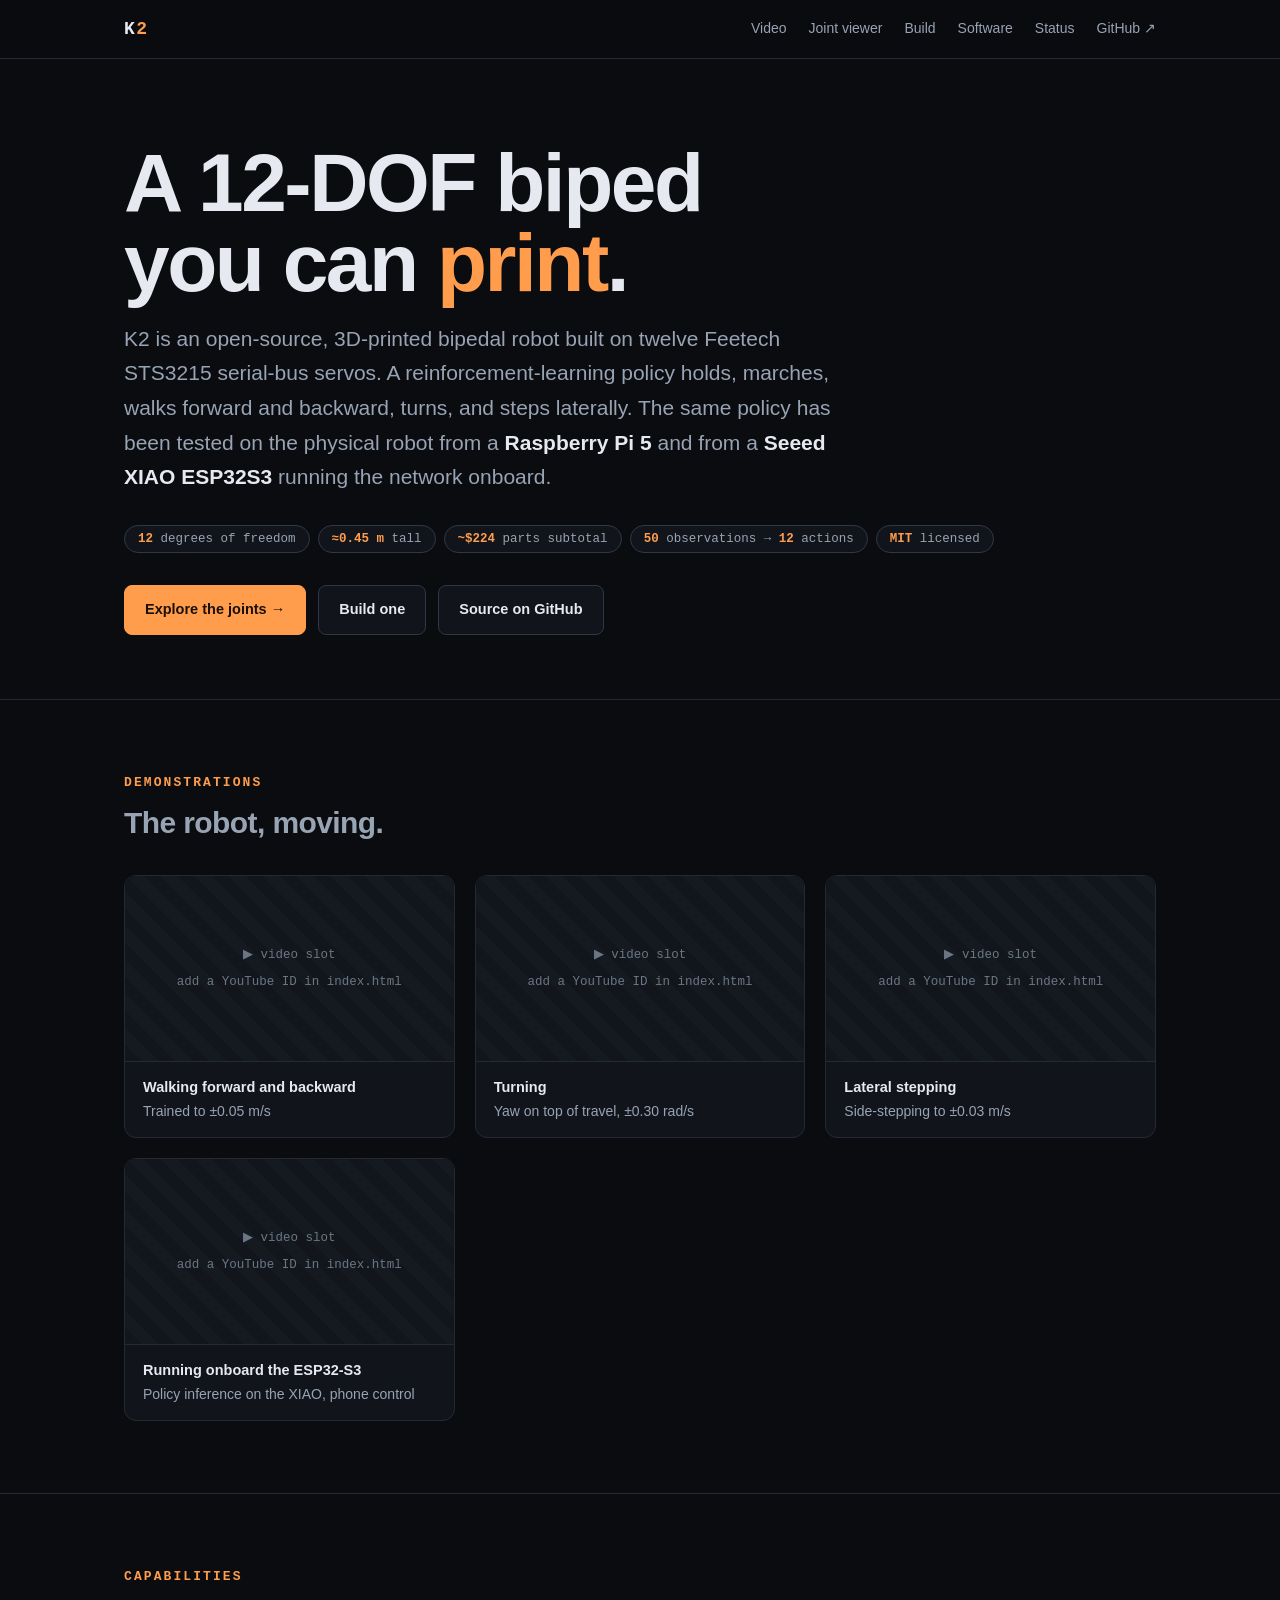
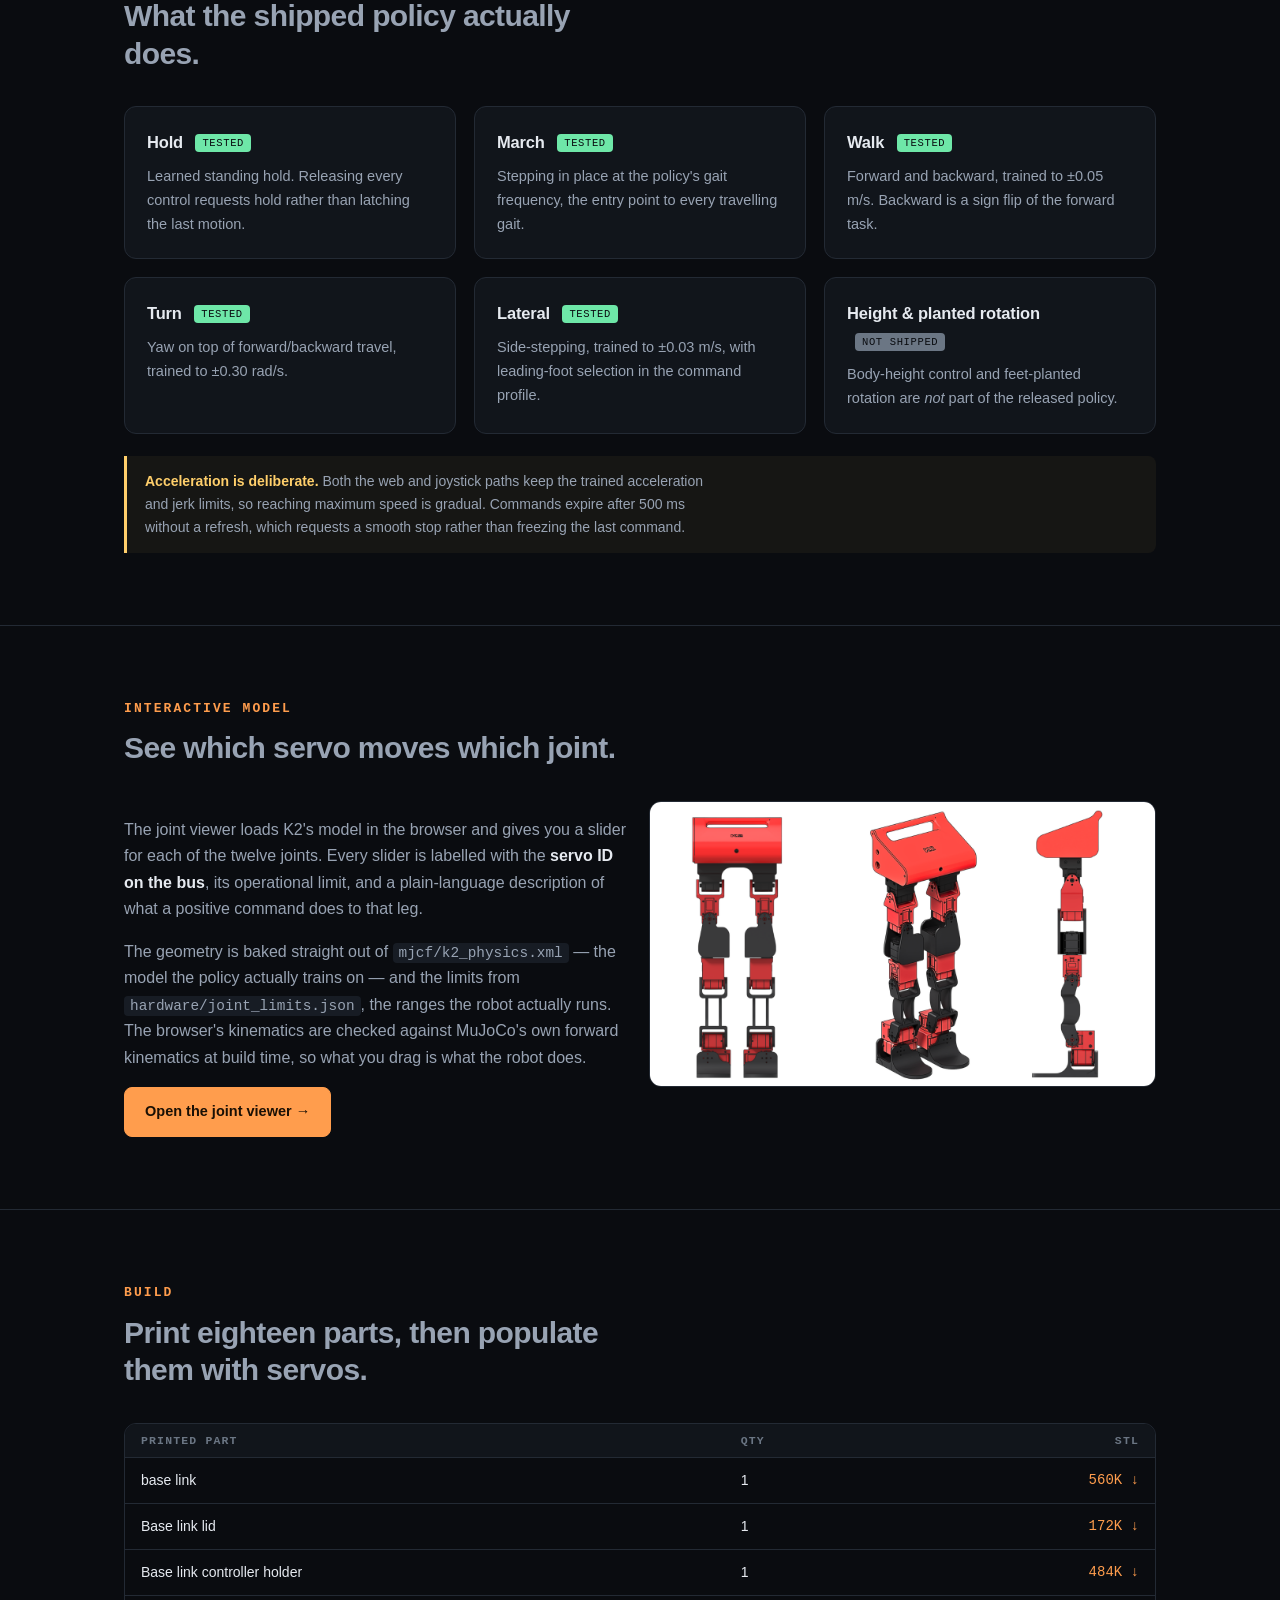
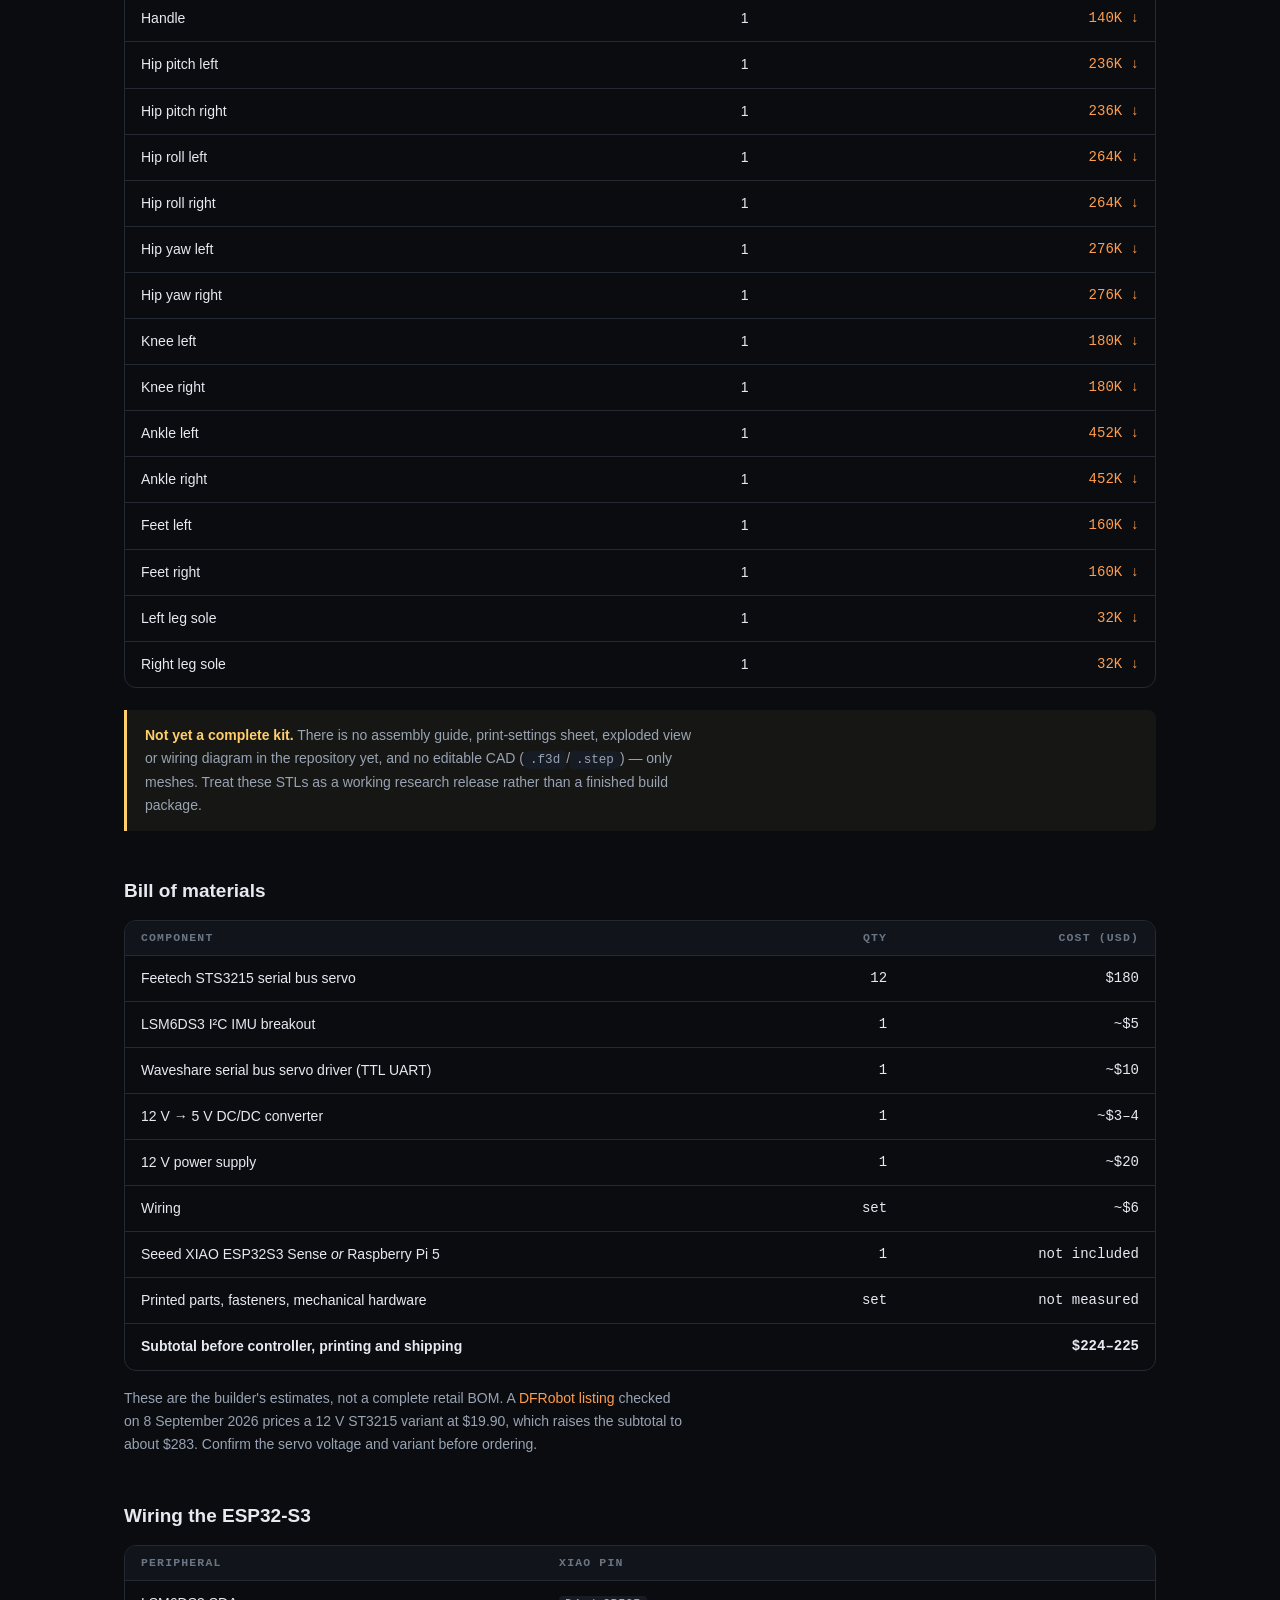
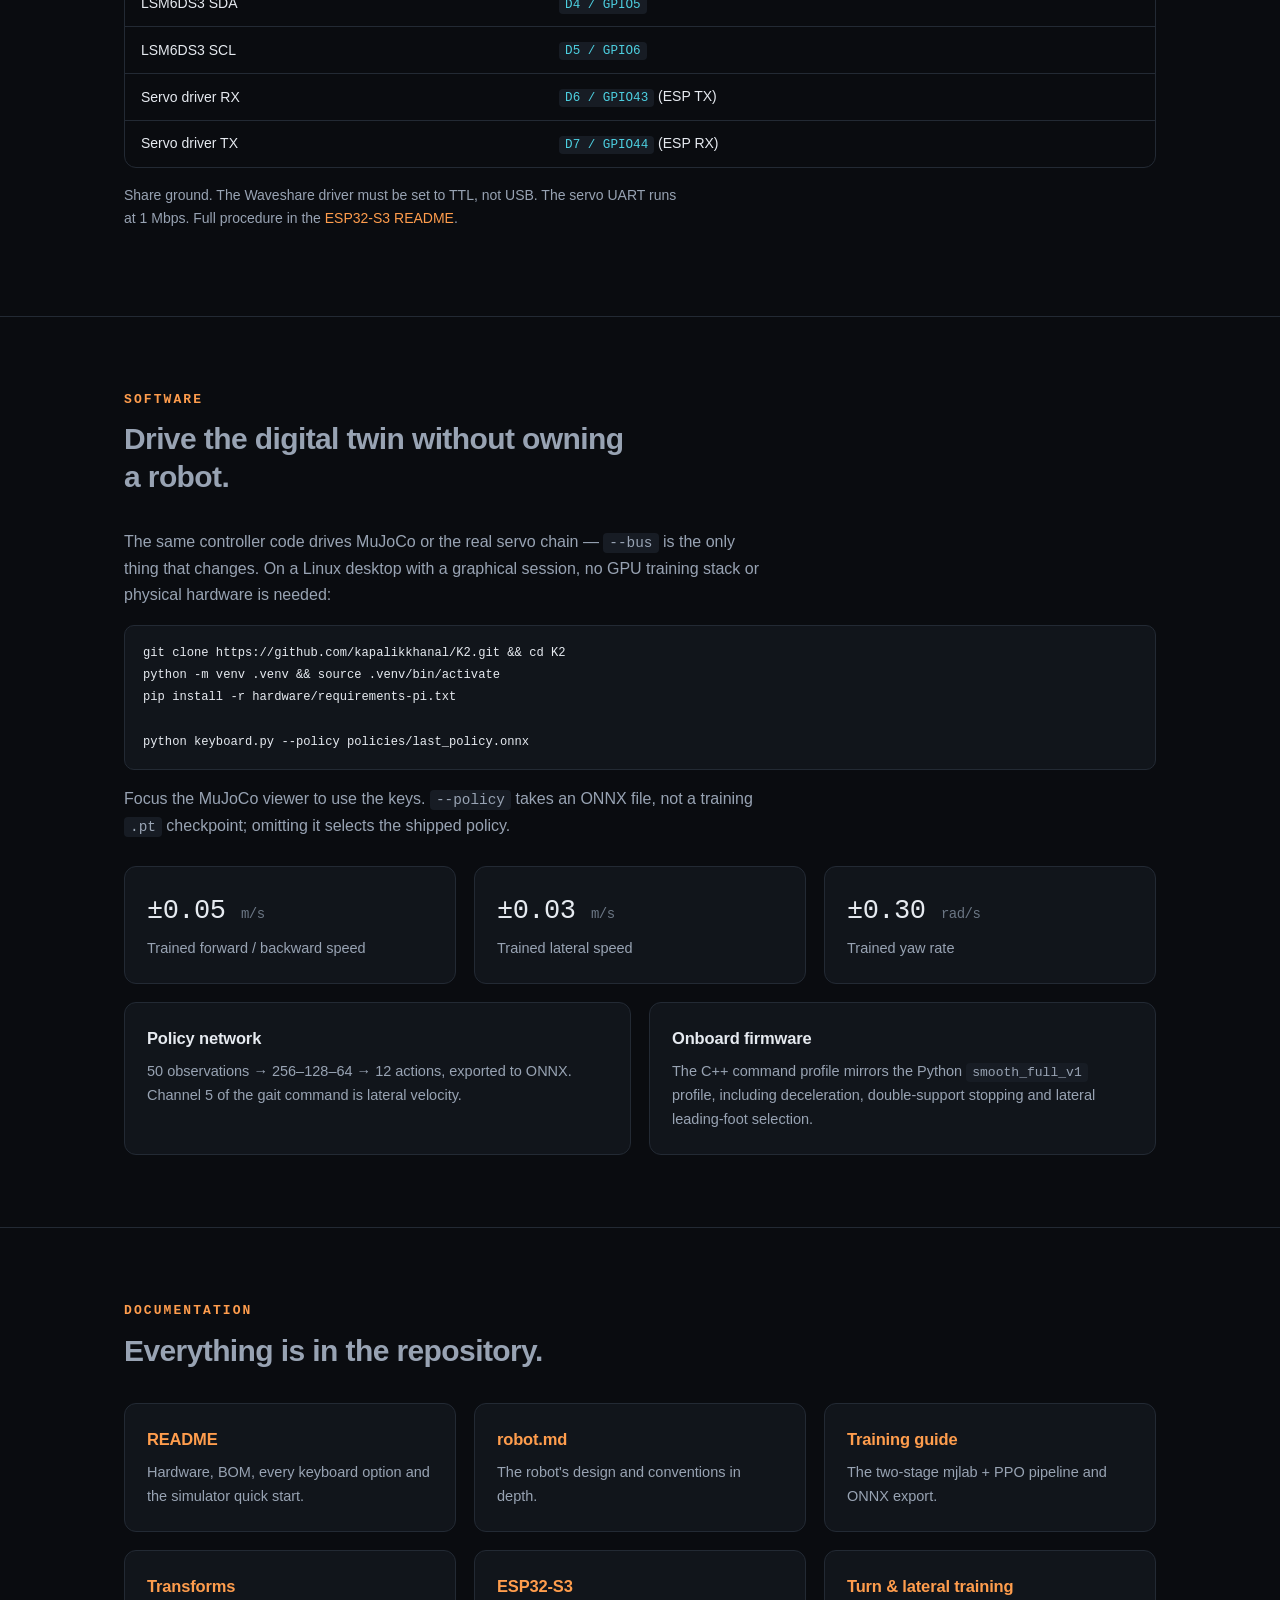
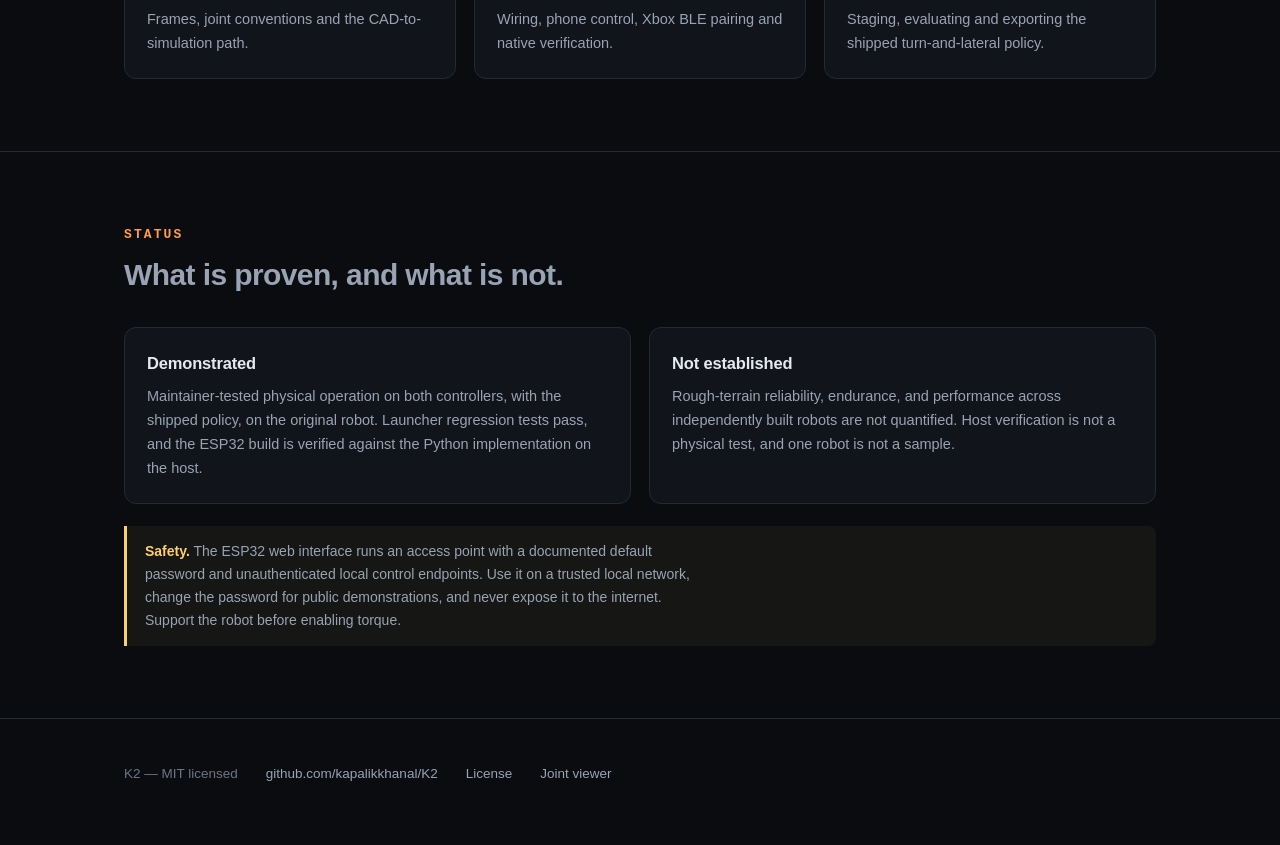
<file: site/index.html>
<!doctype html>
<html lang="en">
<head>
<meta charset="utf-8">
<meta name="viewport" content="width=device-width, initial-scale=1">
<title>K2 — open-source 3D-printed 12-DOF biped</title>
<meta name="description" content="K2 is an open-source, 3D-printed 12-DOF biped robot driven by a reinforcement-learning policy, tested on Raspberry Pi 5 and Seeed XIAO ESP32S3.">
<meta property="og:title" content="K2 — open-source 3D-printed 12-DOF biped">
<meta property="og:description" content="12 Feetech STS3215 servos, an RL walking policy, and firmware small enough to run onboard an ESP32-S3.">
<meta property="og:image" content="assets/img/k2_robot.png">
<link rel="icon" href="data:image/svg+xml,<svg xmlns='http://www.w3.org/2000/svg' viewBox='0 0 100 100'><text y='.9em' font-size='90'>🦿</text></svg>">
<link rel="stylesheet" href="assets/css/site.css">
</head>
<body>

<nav class="nav">
  <div class="wrap">
    <a class="brand" href="./">K<span>2</span></a>
    <div class="links">
      <a href="#videos">Video</a>
      <a href="viewer.html">Joint viewer</a>
      <a href="#build">Build</a>
      <a href="#software">Software</a>
      <a href="#status">Status</a>
      <a href="https://github.com/kapalikkhanal/K2">GitHub&nbsp;↗</a>
    </div>
  </div>
</nav>

<header class="hero">
  <div class="wrap">
    <h1>A 12-DOF biped<br>you can <em>print</em>.</h1>
    <p class="lede">K2 is an open-source, 3D-printed bipedal robot built on twelve Feetech
      STS3215 serial-bus servos. A reinforcement-learning policy holds, marches, walks
      forward and backward, turns, and steps laterally. The same policy has been tested
      on the physical robot from a <strong>Raspberry Pi 5</strong> and from a
      <strong>Seeed XIAO ESP32S3</strong> running the network onboard.</p>
    <ul class="chips">
      <li><b>12</b> degrees of freedom</li>
      <li><b>≈0.45 m</b> tall</li>
      <li><b>~$224</b> parts subtotal</li>
      <li><b>50</b> observations → <b>12</b> actions</li>
      <li><b>MIT</b> licensed</li>
    </ul>
    <div class="btns">
      <a class="btn primary" href="viewer.html">Explore the joints →</a>
      <a class="btn" href="#build">Build one</a>
      <a class="btn" href="https://github.com/kapalikkhanal/K2">Source on GitHub</a>
    </div>
  </div>
</header>

<section id="videos">
  <div class="wrap">
    <h2>Demonstrations</h2>
    <p class="sub">The robot, moving.</p>
    <div class="videos" id="video-grid"></div>
  </div>
</section>

<section id="skills">
  <div class="wrap">
    <h2>Capabilities</h2>
    <p class="sub">What the shipped policy actually does.</p>
    <div class="grid c3">
      <div class="card"><h3>Hold <span class="tag">tested</span></h3><p>Learned standing hold. Releasing every control requests hold rather than latching the last motion.</p></div>
      <div class="card"><h3>March <span class="tag">tested</span></h3><p>Stepping in place at the policy's gait frequency, the entry point to every travelling gait.</p></div>
      <div class="card"><h3>Walk <span class="tag">tested</span></h3><p>Forward and backward, trained to ±0.05 m/s. Backward is a sign flip of the forward task.</p></div>
      <div class="card"><h3>Turn <span class="tag">tested</span></h3><p>Yaw on top of forward/backward travel, trained to ±0.30 rad/s.</p></div>
      <div class="card"><h3>Lateral <span class="tag">tested</span></h3><p>Side-stepping, trained to ±0.03 m/s, with leading-foot selection in the command profile.</p></div>
      <div class="card"><h3>Height &amp; planted rotation <span class="tag no">not shipped</span></h3><p>Body-height control and feet-planted rotation are <em>not</em> part of the released policy.</p></div>
    </div>
    <div class="note"><p><b>Acceleration is deliberate.</b> Both the web and joystick paths keep the
      trained acceleration and jerk limits, so reaching maximum speed is gradual. Commands
      expire after 500&nbsp;ms without a refresh, which requests a smooth stop rather than
      freezing the last command.</p></div>
  </div>
</section>

<section id="viewer-promo">
  <div class="wrap">
    <h2>Interactive model</h2>
    <p class="sub">See which servo moves which joint.</p>
    <div class="grid c2">
      <div>
        <p>The joint viewer loads K2's model in the browser and gives you a slider for each
          of the twelve joints. Every slider is labelled with the <strong>servo ID on the
          bus</strong>, its operational limit, and a plain-language description of what a
          positive command does to that leg.</p>
        <p>The geometry is baked straight out of <code>mjcf/k2_physics.xml</code> — the model
          the policy actually trains on — and the limits from
          <code>hardware/joint_limits.json</code>, the ranges the robot actually runs. The
          browser's kinematics are checked against MuJoCo's own forward kinematics at build
          time, so what you drag is what the robot does.</p>
        <div class="btns"><a class="btn primary" href="viewer.html">Open the joint viewer →</a></div>
      </div>
      <div><a href="viewer.html"><img src="assets/img/k2_robot.png" alt="K2 biped: front, isometric and side views" style="width:100%;border:1px solid var(--line);border-radius:12px;display:block"></a></div>
    </div>
  </div>
</section>

<section id="build">
  <div class="wrap">
    <h2>Build</h2>
    <p class="sub">Print eighteen parts, then populate them with servos.</p>
    <div class="tablewrap">
      <table>
        <thead><tr><th>Printed part</th><th>Qty</th><th class="num">STL</th></tr></thead>
        <tbody id="parts"></tbody>
      </table>
    </div>
    <div class="note"><p><b>Not yet a complete kit.</b> There is no assembly guide, print-settings
      sheet, exploded view or wiring diagram in the repository yet, and no editable CAD
      (<code>.f3d</code>/<code>.step</code>) — only meshes. Treat these STLs as a working
      research release rather than a finished build package.</p></div>

    <h3 style="margin:44px 0 14px;font-size:19px">Bill of materials</h3>
    <div class="tablewrap">
      <table>
        <thead><tr><th>Component</th><th class="num">Qty</th><th class="num">Cost (USD)</th></tr></thead>
        <tbody>
          <tr><td>Feetech STS3215 serial bus servo</td><td class="num">12</td><td class="num">$180</td></tr>
          <tr><td>LSM6DS3 I²C IMU breakout</td><td class="num">1</td><td class="num">~$5</td></tr>
          <tr><td>Waveshare serial bus servo driver (TTL UART)</td><td class="num">1</td><td class="num">~$10</td></tr>
          <tr><td>12 V → 5 V DC/DC converter</td><td class="num">1</td><td class="num">~$3–4</td></tr>
          <tr><td>12 V power supply</td><td class="num">1</td><td class="num">~$20</td></tr>
          <tr><td>Wiring</td><td class="num">set</td><td class="num">~$6</td></tr>
          <tr><td>Seeed XIAO ESP32S3 Sense <em>or</em> Raspberry Pi 5</td><td class="num">1</td><td class="num">not included</td></tr>
          <tr><td>Printed parts, fasteners, mechanical hardware</td><td class="num">set</td><td class="num">not measured</td></tr>
          <tr><td><strong>Subtotal before controller, printing and shipping</strong></td><td class="num"></td><td class="num"><strong>$224–225</strong></td></tr>
        </tbody>
      </table>
    </div>
    <p style="margin-top:16px;font-size:14px">These are the builder's estimates, not a complete retail BOM.
      A <a href="https://www.dfrobot.com/product-2962.html">DFRobot listing</a> checked on
      8&nbsp;September&nbsp;2026 prices a 12&nbsp;V ST3215 variant at $19.90, which raises the
      subtotal to about $283. Confirm the servo voltage and variant before ordering.</p>

    <h3 style="margin:44px 0 14px;font-size:19px">Wiring the ESP32-S3</h3>
    <div class="tablewrap">
      <table>
        <thead><tr><th>Peripheral</th><th>XIAO pin</th></tr></thead>
        <tbody>
          <tr><td>LSM6DS3 SDA</td><td><code>D4 / GPIO5</code></td></tr>
          <tr><td>LSM6DS3 SCL</td><td><code>D5 / GPIO6</code></td></tr>
          <tr><td>Servo driver RX</td><td><code>D6 / GPIO43</code> (ESP TX)</td></tr>
          <tr><td>Servo driver TX</td><td><code>D7 / GPIO44</code> (ESP RX)</td></tr>
        </tbody>
      </table>
    </div>
    <p style="margin-top:16px;font-size:14px">Share ground. The Waveshare driver must be set to
      TTL, not USB. The servo UART runs at 1&nbsp;Mbps. Full procedure in the
      <a href="https://github.com/kapalikkhanal/K2/blob/main/esp32-s3/README.md">ESP32-S3 README</a>.</p>
  </div>
</section>

<section id="software">
  <div class="wrap">
    <h2>Software</h2>
    <p class="sub">Drive the digital twin without owning a robot.</p>
    <p>The same controller code drives MuJoCo or the real servo chain — <code>--bus</code> is
      the only thing that changes. On a Linux desktop with a graphical session, no GPU
      training stack or physical hardware is needed:</p>
<pre><code>git clone https://github.com/kapalikkhanal/K2.git &amp;&amp; cd K2
python -m venv .venv &amp;&amp; source .venv/bin/activate
pip install -r hardware/requirements-pi.txt

python keyboard.py --policy policies/last_policy.onnx</code></pre>
    <p>Focus the MuJoCo viewer to use the keys. <code>--policy</code> takes an ONNX file, not a
      training <code>.pt</code> checkpoint; omitting it selects the shipped policy.</p>
    <div class="grid c3" style="margin-top:26px">
      <div class="card"><span class="k">±0.05 <small>m/s</small></span><p>Trained forward / backward speed</p></div>
      <div class="card"><span class="k">±0.03 <small>m/s</small></span><p>Trained lateral speed</p></div>
      <div class="card"><span class="k">±0.30 <small>rad/s</small></span><p>Trained yaw rate</p></div>
    </div>
    <div class="grid c2" style="margin-top:18px">
      <div class="card"><h3>Policy network</h3><p>50 observations → 256–128–64 → 12 actions, exported to ONNX. Channel 5 of the gait command is lateral velocity.</p></div>
      <div class="card"><h3>Onboard firmware</h3><p>The C++ command profile mirrors the Python <code>smooth_full_v1</code> profile, including deceleration, double-support stopping and lateral leading-foot selection.</p></div>
    </div>
  </div>
</section>

<section id="docs">
  <div class="wrap">
    <h2>Documentation</h2>
    <p class="sub">Everything is in the repository.</p>
    <div class="grid c3">
      <div class="card"><h3><a href="https://github.com/kapalikkhanal/K2/blob/main/README.md">README</a></h3><p>Hardware, BOM, every keyboard option and the simulator quick start.</p></div>
      <div class="card"><h3><a href="https://github.com/kapalikkhanal/K2/blob/main/robot.md">robot.md</a></h3><p>The robot's design and conventions in depth.</p></div>
      <div class="card"><h3><a href="https://github.com/kapalikkhanal/K2/blob/main/docs/full_training.md">Training guide</a></h3><p>The two-stage mjlab + PPO pipeline and ONNX export.</p></div>
      <div class="card"><h3><a href="https://github.com/kapalikkhanal/K2/blob/main/docs/transforms.md">Transforms</a></h3><p>Frames, joint conventions and the CAD-to-simulation path.</p></div>
      <div class="card"><h3><a href="https://github.com/kapalikkhanal/K2/blob/main/esp32-s3/README.md">ESP32-S3</a></h3><p>Wiring, phone control, Xbox BLE pairing and native verification.</p></div>
      <div class="card"><h3><a href="https://github.com/kapalikkhanal/K2/blob/main/docs/turn_lateral_training.md">Turn &amp; lateral training</a></h3><p>Staging, evaluating and exporting the shipped turn-and-lateral policy.</p></div>
    </div>
  </div>
</section>

<section id="status">
  <div class="wrap">
    <h2>Status</h2>
    <p class="sub">What is proven, and what is not.</p>
    <div class="grid c2">
      <div class="card"><h3>Demonstrated</h3><p>Maintainer-tested physical operation on both controllers, with the shipped policy, on the original robot. Launcher regression tests pass, and the ESP32 build is verified against the Python implementation on the host.</p></div>
      <div class="card"><h3>Not established</h3><p>Rough-terrain reliability, endurance, and performance across independently built robots are not quantified. Host verification is not a physical test, and one robot is not a sample.</p></div>
    </div>
    <div class="note"><p><b>Safety.</b> The ESP32 web interface runs an access point with a documented
      default password and unauthenticated local control endpoints. Use it on a trusted
      local network, change the password for public demonstrations, and never expose it to
      the internet. Support the robot before enabling torque.</p></div>
  </div>
</section>

<footer>
  <div class="wrap">
    <span>K2 — MIT licensed</span>
    <a href="https://github.com/kapalikkhanal/K2">github.com/kapalikkhanal/K2</a>
    <a href="https://github.com/kapalikkhanal/K2/blob/main/LICENSE">License</a>
    <a href="viewer.html">Joint viewer</a>
  </div>
</footer>

<script>
/* ---------------------------------------------------------------------------
   VIDEOS — paste a YouTube ID into `id` to replace a placeholder.
   For https://www.youtube.com/watch?v=dQw4w9WgXcQ the id is "dQw4w9WgXcQ".
   Leave id as null to keep showing the placeholder tile.
--------------------------------------------------------------------------- */
const VIDEOS = [
  { id: null, title: "Walking forward and backward", note: "Trained to ±0.05 m/s" },
  { id: null, title: "Turning",                      note: "Yaw on top of travel, ±0.30 rad/s" },
  { id: null, title: "Lateral stepping",             note: "Side-stepping to ±0.03 m/s" },
  { id: null, title: "Running onboard the ESP32-S3", note: "Policy inference on the XIAO, phone control" },
];

document.getElementById("video-grid").innerHTML = VIDEOS.map(v => `
  <figure class="vid" style="margin:0">
    <div class="frame">${v.id
      ? `<iframe src="https://www.youtube-nocookie.com/embed/${v.id}" title="${v.title}"
           allow="accelerometer; autoplay; clipboard-write; encrypted-media; gyroscope; picture-in-picture"
           referrerpolicy="strict-origin-when-cross-origin" allowfullscreen loading="lazy"></iframe>`
      : `<div class="ph"><span>▶ video slot</span><span>add a YouTube ID in index.html</span></div>`}
    </div>
    <figcaption class="cap"><b>${v.title}</b>${v.note}</figcaption>
  </figure>`).join("");

/* Printed parts. Sizes are of the STL files in 3D-Files/K2/. */
const RAW = "https://raw.githubusercontent.com/kapalikkhanal/K2/main/3D-Files/K2/";
const PARTS = [
  ["base_link.stl", 1, "560K"], ["Base_link_lid.stl", 1, "172K"],
  ["Base_link_controller_holder.stl", 1, "484K"], ["Handle.stl", 1, "140K"],
  ["Hip_pitch_left.stl", 1, "236K"], ["Hip_pitch_right.stl", 1, "236K"],
  ["Hip_roll_left.stl", 1, "264K"], ["Hip_roll_right.stl", 1, "264K"],
  ["Hip_yaw_left.stl", 1, "276K"], ["Hip_yaw_right.stl", 1, "276K"],
  ["Knee_left.stl", 1, "180K"], ["Knee_right.stl", 1, "180K"],
  ["Ankle_left.stl", 1, "452K"], ["Ankle_right.stl", 1, "452K"],
  ["Feet_left.stl", 1, "160K"], ["Feet_right.stl", 1, "160K"],
  ["Left_leg_sole.stl", 1, "32K"], ["Right_leg_sole.stl", 1, "32K"],
];
document.getElementById("parts").innerHTML = PARTS.map(([f, q, s]) => `
  <tr><td>${f.replace(/\.stl$/, "").replace(/_/g, " ")}</td><td>${q}</td>
      <td class="num"><a href="${RAW}${f}" download>${s} ↓</a></td></tr>`).join("");
</script>
</body>
</html>
</file>
<file: site/assets/css/site.css>
/* K2 project site */
:root {
  --bg: #0a0c10;
  --bg-2: #11151b;
  --bg-3: #171c24;
  --line: #232a34;
  --line-2: #2f3846;
  --fg: #e6eaf0;
  --fg-dim: #98a3b3;
  --fg-faint: #6b7684;
  --accent: #ff9d4d;
  --accent-2: #4dd0e1;
  --ok: #6ee7a8;
  --warn: #ffcf6b;
  --mono: ui-monospace, "SF Mono", "JetBrains Mono", "Fira Code", Menlo, Consolas, monospace;
  --sans: -apple-system, BlinkMacSystemFont, "Segoe UI", Inter, Roboto, Helvetica, Arial, sans-serif;
  --wrap: 1080px;
}

* { box-sizing: border-box; }

html { scroll-behavior: smooth; }

body {
  margin: 0;
  background: var(--bg);
  color: var(--fg);
  font: 16px/1.65 var(--sans);
  -webkit-font-smoothing: antialiased;
}

a { color: var(--accent); text-decoration: none; }
a:hover { text-decoration: underline; }

.wrap { width: 100%; max-width: var(--wrap); margin: 0 auto; padding: 0 24px; }

/* ---------- nav ---------- */
.nav {
  position: sticky; top: 0; z-index: 50;
  background: rgba(10, 12, 16, 0.82);
  backdrop-filter: blur(12px);
  border-bottom: 1px solid var(--line);
}
.nav .wrap { display: flex; align-items: center; gap: 28px; height: 58px; }
.nav .brand {
  font: 700 18px/1 var(--mono); color: var(--fg); letter-spacing: 0.08em;
}
.nav .brand span { color: var(--accent); }
.nav .links { display: flex; gap: 22px; margin-left: auto; flex-wrap: wrap; }
.nav .links a { color: var(--fg-dim); font-size: 14px; }
.nav .links a:hover { color: var(--fg); text-decoration: none; }
.nav .links a.on { color: var(--accent); }

/* ---------- hero ---------- */
.hero { padding: 84px 0 64px; border-bottom: 1px solid var(--line); }
.hero h1 {
  margin: 0 0 18px; font-size: clamp(44px, 8vw, 82px); line-height: 0.98;
  letter-spacing: -0.03em; font-weight: 800;
}
.hero h1 em { font-style: normal; color: var(--accent); }
.hero .lede { font-size: clamp(17px, 2.4vw, 21px); color: var(--fg-dim); max-width: 62ch; margin: 0 0 30px; }
.hero .lede strong { color: var(--fg); font-weight: 600; }

.chips { display: flex; flex-wrap: wrap; gap: 8px; margin: 0 0 32px; padding: 0; list-style: none; }
.chips li {
  font: 500 12.5px/1 var(--mono); color: var(--fg-dim);
  border: 1px solid var(--line-2); border-radius: 999px; padding: 7px 13px;
  background: var(--bg-2);
}
.chips li b { color: var(--accent); font-weight: 600; }

.btns { display: flex; flex-wrap: wrap; gap: 12px; }
.btn {
  display: inline-flex; align-items: center; gap: 9px;
  padding: 12px 20px; border-radius: 8px; font-size: 14.5px; font-weight: 600;
  border: 1px solid var(--line-2); color: var(--fg); background: var(--bg-2);
  transition: border-color .15s, background .15s, transform .15s;
}
.btn:hover { text-decoration: none; border-color: var(--fg-faint); background: var(--bg-3); }
.btn.primary { background: var(--accent); border-color: var(--accent); color: #1a1005; }
.btn.primary:hover { background: #ffb066; border-color: #ffb066; }

/* ---------- sections ---------- */
section { padding: 72px 0; border-bottom: 1px solid var(--line); }
section > .wrap > h2 {
  margin: 0 0 10px; font-size: 13px; font-family: var(--mono); font-weight: 600;
  text-transform: uppercase; letter-spacing: 0.16em; color: var(--accent);
}
section > .wrap > .sub {
  margin: 0 0 34px; font-size: clamp(22px, 3.4vw, 30px); font-weight: 700;
  letter-spacing: -0.02em; max-width: 30ch; line-height: 1.25;
}
p { color: var(--fg-dim); max-width: 72ch; }
p strong { color: var(--fg); font-weight: 600; }

.grid { display: grid; gap: 18px; }
.grid.c2 { grid-template-columns: repeat(auto-fit, minmax(300px, 1fr)); }
.grid.c3 { grid-template-columns: repeat(auto-fit, minmax(250px, 1fr)); }

.card {
  border: 1px solid var(--line); border-radius: 12px; background: var(--bg-2);
  padding: 22px; transition: border-color .15s;
}
.card:hover { border-color: var(--line-2); }
.card h3 { margin: 0 0 8px; font-size: 16.5px; letter-spacing: -0.01em; }
.card h3 .tag {
  font: 500 10.5px/1 var(--mono); color: var(--bg); background: var(--ok);
  padding: 3px 7px; border-radius: 4px; margin-left: 8px; vertical-align: 2px;
  text-transform: uppercase; letter-spacing: .06em; white-space: nowrap;
}
.card h3 .tag.no { background: var(--fg-faint); color: var(--bg); }
.card p { margin: 0; font-size: 14.5px; }
.card .k { font-family: var(--mono); font-size: 27px; color: var(--fg); display: block; margin-bottom: 4px; letter-spacing: -0.02em; }
.card .k small { font-size: 14px; color: var(--fg-faint); }

/* ---------- video ---------- */
.videos { display: grid; gap: 20px; grid-template-columns: repeat(auto-fit, minmax(320px, 1fr)); }
.vid { border: 1px solid var(--line); border-radius: 12px; overflow: hidden; background: var(--bg-2); }
.vid .frame { position: relative; aspect-ratio: 16 / 9; background: #000; }
.vid .frame iframe { position: absolute; inset: 0; width: 100%; height: 100%; border: 0; }
.vid .ph {
  position: absolute; inset: 0; display: flex; flex-direction: column;
  align-items: center; justify-content: center; gap: 8px; text-align: center;
  background: repeating-linear-gradient(45deg, #12161c, #12161c 12px, #151a21 12px, #151a21 24px);
  color: var(--fg-faint); font: 12.5px/1.5 var(--mono); padding: 20px;
}
.vid .cap { padding: 14px 18px; font-size: 14px; color: var(--fg-dim); border-top: 1px solid var(--line); }
.vid .cap b { color: var(--fg); font-weight: 600; display: block; font-size: 14.5px; }

/* ---------- tables ---------- */
.tablewrap { overflow-x: auto; border: 1px solid var(--line); border-radius: 12px; }
table { border-collapse: collapse; width: 100%; font-size: 14px; min-width: 480px; }
th, td { text-align: left; padding: 11px 16px; border-bottom: 1px solid var(--line); }
th { color: var(--fg-faint); font: 600 11.5px/1 var(--mono); text-transform: uppercase; letter-spacing: .1em; background: var(--bg-2); }
tr:last-child td { border-bottom: 0; }
td.num, th.num { font-family: var(--mono); text-align: right; }
td code { color: var(--accent-2); }

code { font-family: var(--mono); font-size: 0.9em; background: var(--bg-3); padding: 2px 6px; border-radius: 4px; }
pre { background: var(--bg-2); border: 1px solid var(--line); border-radius: 10px; padding: 16px 18px; overflow-x: auto; font-size: 13.5px; }
pre code { background: none; padding: 0; color: var(--fg); }

.note {
  border-left: 3px solid var(--warn); background: rgba(255, 207, 107, .05);
  padding: 14px 18px; border-radius: 0 8px 8px 0; margin: 22px 0 0;
}
.note p { margin: 0; font-size: 14px; }
.note b { color: var(--warn); }

footer { padding: 44px 0 64px; color: var(--fg-faint); font-size: 13.5px; }
footer .wrap { display: flex; flex-wrap: wrap; gap: 18px 28px; align-items: center; }
footer a { color: var(--fg-dim); }

@media (max-width: 640px) {
  .hero { padding: 56px 0 44px; }
  section { padding: 52px 0; }
  .nav .links { gap: 14px; }
}
</file>
